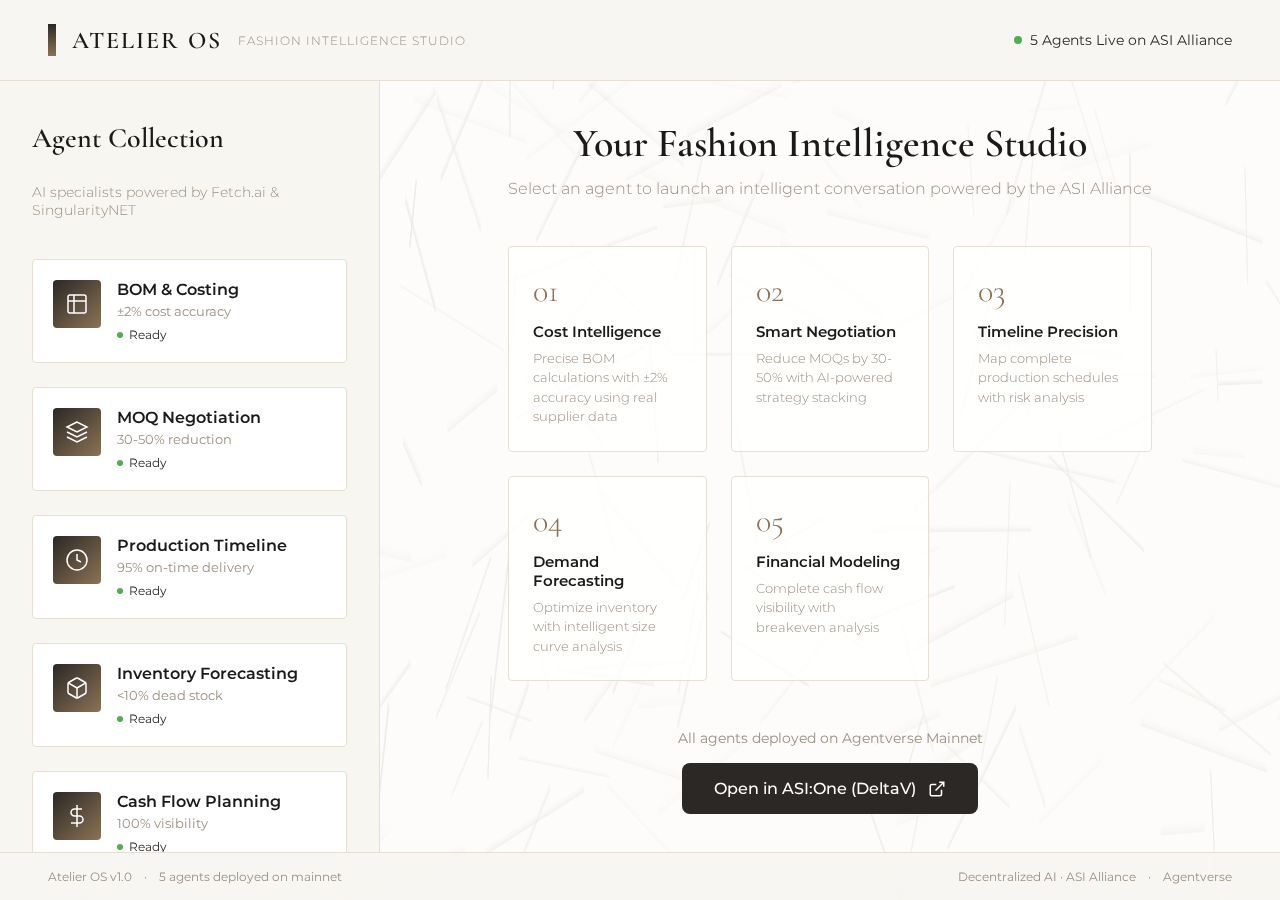
<file: frontend/index.html>
<!DOCTYPE html>
<html lang="en">
<head>
    <meta charset="UTF-8">
    <meta name="viewport" content="width=device-width, initial-scale=1.0">
    <title>Atelier OS · Fashion Intelligence Studio</title>
    <link rel="stylesheet" href="styles.css">
</head>
<body>
    <!-- Main Atelier Workspace -->
    <div class="atelier-container">
        <!-- Header Bar -->
        <header class="atelier-header">
            <div class="studio-brand">
                <div class="brand-mark"></div>
                <h1>ATELIER OS</h1>
                <span class="brand-tagline">Fashion Intelligence Studio</span>
            </div>
            <div class="studio-status">
                <div class="status-indicator live"></div>
                <span>5 Agents Live on ASI Alliance</span>
            </div>
        </header>

        <!-- Main Content Grid -->
        <div class="studio-grid">
            <!-- Left Panel: Agent Collection -->
            <aside class="agent-collection">
                <h2 class="collection-title">Agent Collection</h2>
                <p class="collection-subtitle">AI specialists powered by Fetch.ai & SingularityNET</p>

                <!-- Agent Cards -->
                <div class="agent-card" data-agent="1" data-address="agent1qtkc97vr85qv7quhn0z6g7sa4muyckmchkf504r6wv6mdpqre8g3gjmykj3">
                    <div class="agent-icon">
                        <svg viewBox="0 0 24 24" fill="none" stroke="currentColor" stroke-width="1.5">
                            <rect x="3" y="3" width="18" height="18" rx="2"/>
                            <path d="M3 9h18M9 3v18"/>
                        </svg>
                    </div>
                    <div class="agent-details">
                        <h3>BOM & Costing</h3>
                        <p>±2% cost accuracy</p>
                        <div class="agent-status">
                            <span class="status-dot"></span>
                            <span>Ready</span>
                        </div>
                    </div>
                </div>

                <div class="agent-card" data-agent="2" data-address="agent1qgpzkhllh269rlnk0eeall8vm7eljd790pfcytyjezrfgkz6p89f2wv385w">
                    <div class="agent-icon">
                        <svg viewBox="0 0 24 24" fill="none" stroke="currentColor" stroke-width="1.5">
                            <path d="M12 2L2 7l10 5 10-5-10-5z"/>
                            <path d="M2 17l10 5 10-5M2 12l10 5 10-5"/>
                        </svg>
                    </div>
                    <div class="agent-details">
                        <h3>MOQ Negotiation</h3>
                        <p>30-50% reduction</p>
                        <div class="agent-status">
                            <span class="status-dot"></span>
                            <span>Ready</span>
                        </div>
                    </div>
                </div>

                <div class="agent-card" data-agent="3" data-address="agent1q25ha9svq0telj3umkn5hpfjxwsvd2wqa9zj4ac2m8g6mfle33a750c04pa">
                    <div class="agent-icon">
                        <svg viewBox="0 0 24 24" fill="none" stroke="currentColor" stroke-width="1.5">
                            <circle cx="12" cy="12" r="10"/>
                            <path d="M12 6v6l4 2"/>
                        </svg>
                    </div>
                    <div class="agent-details">
                        <h3>Production Timeline</h3>
                        <p>95% on-time delivery</p>
                        <div class="agent-status">
                            <span class="status-dot"></span>
                            <span>Ready</span>
                        </div>
                    </div>
                </div>

                <div class="agent-card" data-agent="4" data-address="agent1q0ytwhm43g25cny75kd0vx774z2ytswu2rs6ru6vddthg9gh2f2fkm3yu5w">
                    <div class="agent-icon">
                        <svg viewBox="0 0 24 24" fill="none" stroke="currentColor" stroke-width="1.5">
                            <path d="M21 16V8a2 2 0 0 0-1-1.73l-7-4a2 2 0 0 0-2 0l-7 4A2 2 0 0 0 3 8v8a2 2 0 0 0 1 1.73l7 4a2 2 0 0 0 2 0l7-4A2 2 0 0 0 21 16z"/>
                            <path d="M3.27 6.96L12 12.01l8.73-5.05M12 22.08V12"/>
                        </svg>
                    </div>
                    <div class="agent-details">
                        <h3>Inventory Forecasting</h3>
                        <p>&lt;10% dead stock</p>
                        <div class="agent-status">
                            <span class="status-dot"></span>
                            <span>Ready</span>
                        </div>
                    </div>
                </div>

                <div class="agent-card" data-agent="5" data-address="agent1qffu0yhwwvzhsdhlsvm5zg9jzfpzjxt834gk80r79hv8wzfun0djqgakvyj">
                    <div class="agent-icon">
                        <svg viewBox="0 0 24 24" fill="none" stroke="currentColor" stroke-width="1.5">
                            <line x1="12" y1="1" x2="12" y2="23"/>
                            <path d="M17 5H9.5a3.5 3.5 0 0 0 0 7h5a3.5 3.5 0 0 1 0 7H6"/>
                        </svg>
                    </div>
                    <div class="agent-details">
                        <h3>Cash Flow Planning</h3>
                        <p>100% visibility</p>
                        <div class="agent-status">
                            <span class="status-dot"></span>
                            <span>Ready</span>
                        </div>
                    </div>
                </div>

                <!-- Tech Stack Info -->
                <div class="tech-stack">
                    <p class="tech-label">Powered by ASI Alliance</p>
                    <div class="tech-badges">
                        <span class="tech-badge">Fetch.ai uAgents</span>
                        <span class="tech-badge">SingularityNET MeTTa</span>
                        <span class="tech-badge">Agentverse Mainnet</span>
                    </div>
                </div>
            </aside>

            <!-- Right Panel: Agent Workspace -->
            <main class="agent-workspace">
                <!-- Welcome State -->
                <div class="welcome-screen" id="welcome-screen">
                    <div class="welcome-content">
                        <h2>Your Fashion Intelligence Studio</h2>
                        <p>Select an agent to launch an intelligent conversation powered by the ASI Alliance</p>

                        <div class="capabilities-grid">
                            <div class="capability-card">
                                <div class="capability-number">01</div>
                                <h4>Cost Intelligence</h4>
                                <p>Precise BOM calculations with ±2% accuracy using real supplier data</p>
                            </div>
                            <div class="capability-card">
                                <div class="capability-number">02</div>
                                <h4>Smart Negotiation</h4>
                                <p>Reduce MOQs by 30-50% with AI-powered strategy stacking</p>
                            </div>
                            <div class="capability-card">
                                <div class="capability-number">03</div>
                                <h4>Timeline Precision</h4>
                                <p>Map complete production schedules with risk analysis</p>
                            </div>
                            <div class="capability-card">
                                <div class="capability-number">04</div>
                                <h4>Demand Forecasting</h4>
                                <p>Optimize inventory with intelligent size curve analysis</p>
                            </div>
                            <div class="capability-card">
                                <div class="capability-number">05</div>
                                <h4>Financial Modeling</h4>
                                <p>Complete cash flow visibility with breakeven analysis</p>
                            </div>
                        </div>

                        <div class="welcome-cta">
                            <p class="cta-label">All agents deployed on Agentverse Mainnet</p>
                            <a href="https://deltav.agentverse.ai" target="_blank" class="cta-button">
                                Open in ASI:One (DeltaV)
                                <svg viewBox="0 0 24 24" fill="none" stroke="currentColor" stroke-width="2">
                                    <path d="M18 13v6a2 2 0 0 1-2 2H5a2 2 0 0 1-2-2V8a2 2 0 0 1 2-2h6"/>
                                    <path d="M15 3h6v6M10 14L21 3"/>
                                </svg>
                            </a>
                        </div>
                    </div>
                </div>

                <!-- Active Agent View -->
                <div class="active-workspace" id="active-workspace">
                    <div class="workspace-header">
                        <div class="workspace-title">
                            <h2 id="agent-name">Agent Name</h2>
                            <p id="agent-description">Agent description</p>
                            <p class="agent-address-label">Agent Address: <code id="agent-address">agent1q...</code></p>
                        </div>
                        <button class="close-workspace" id="close-workspace">
                            <svg viewBox="0 0 24 24" fill="none" stroke="currentColor" stroke-width="2">
                                <line x1="18" y1="6" x2="6" y2="18"/>
                                <line x1="6" y1="6" x2="18" y2="18"/>
                            </svg>
                        </button>
                    </div>

                    <!-- Chat Interface -->
                    <div class="chat-container">
                        <div class="chat-messages" id="chat-messages">
                            <!-- Messages will appear here -->
                        </div>

                        <div class="chat-input-container">
                            <textarea
                                id="chat-input"
                                placeholder="Ask your agent anything..."
                                rows="1"
                            ></textarea>
                            <button id="send-message" class="send-button">
                                <svg viewBox="0 0 24 24" fill="none" stroke="currentColor" stroke-width="2">
                                    <line x1="22" y1="2" x2="11" y2="13"/>
                                    <polygon points="22 2 15 22 11 13 2 9 22 2"/>
                                </svg>
                            </button>
                        </div>

                        <!-- Quick Actions -->
                        <div class="quick-actions" id="quick-actions">
                            <!-- Quick action buttons will be added here -->
                        </div>
                    </div>
                </div>
            </main>
        </div>

        <!-- Footer -->
        <footer class="atelier-footer">
            <div class="footer-info">
                <span>Atelier OS v1.0</span>
                <span>·</span>
                <span id="agent-count">5 agents deployed on mainnet</span>
            </div>
            <div class="footer-tech">
                <span>Decentralized AI · ASI Alliance</span>
                <span>·</span>
                <a href="https://agentverse.ai" target="_blank">Agentverse</a>
            </div>
        </footer>
    </div>

    <!-- Fabric Texture Background -->
    <canvas id="fabric-canvas"></canvas>

    <script src="script.js?v=2"></script>
</body>
</html>
</file>
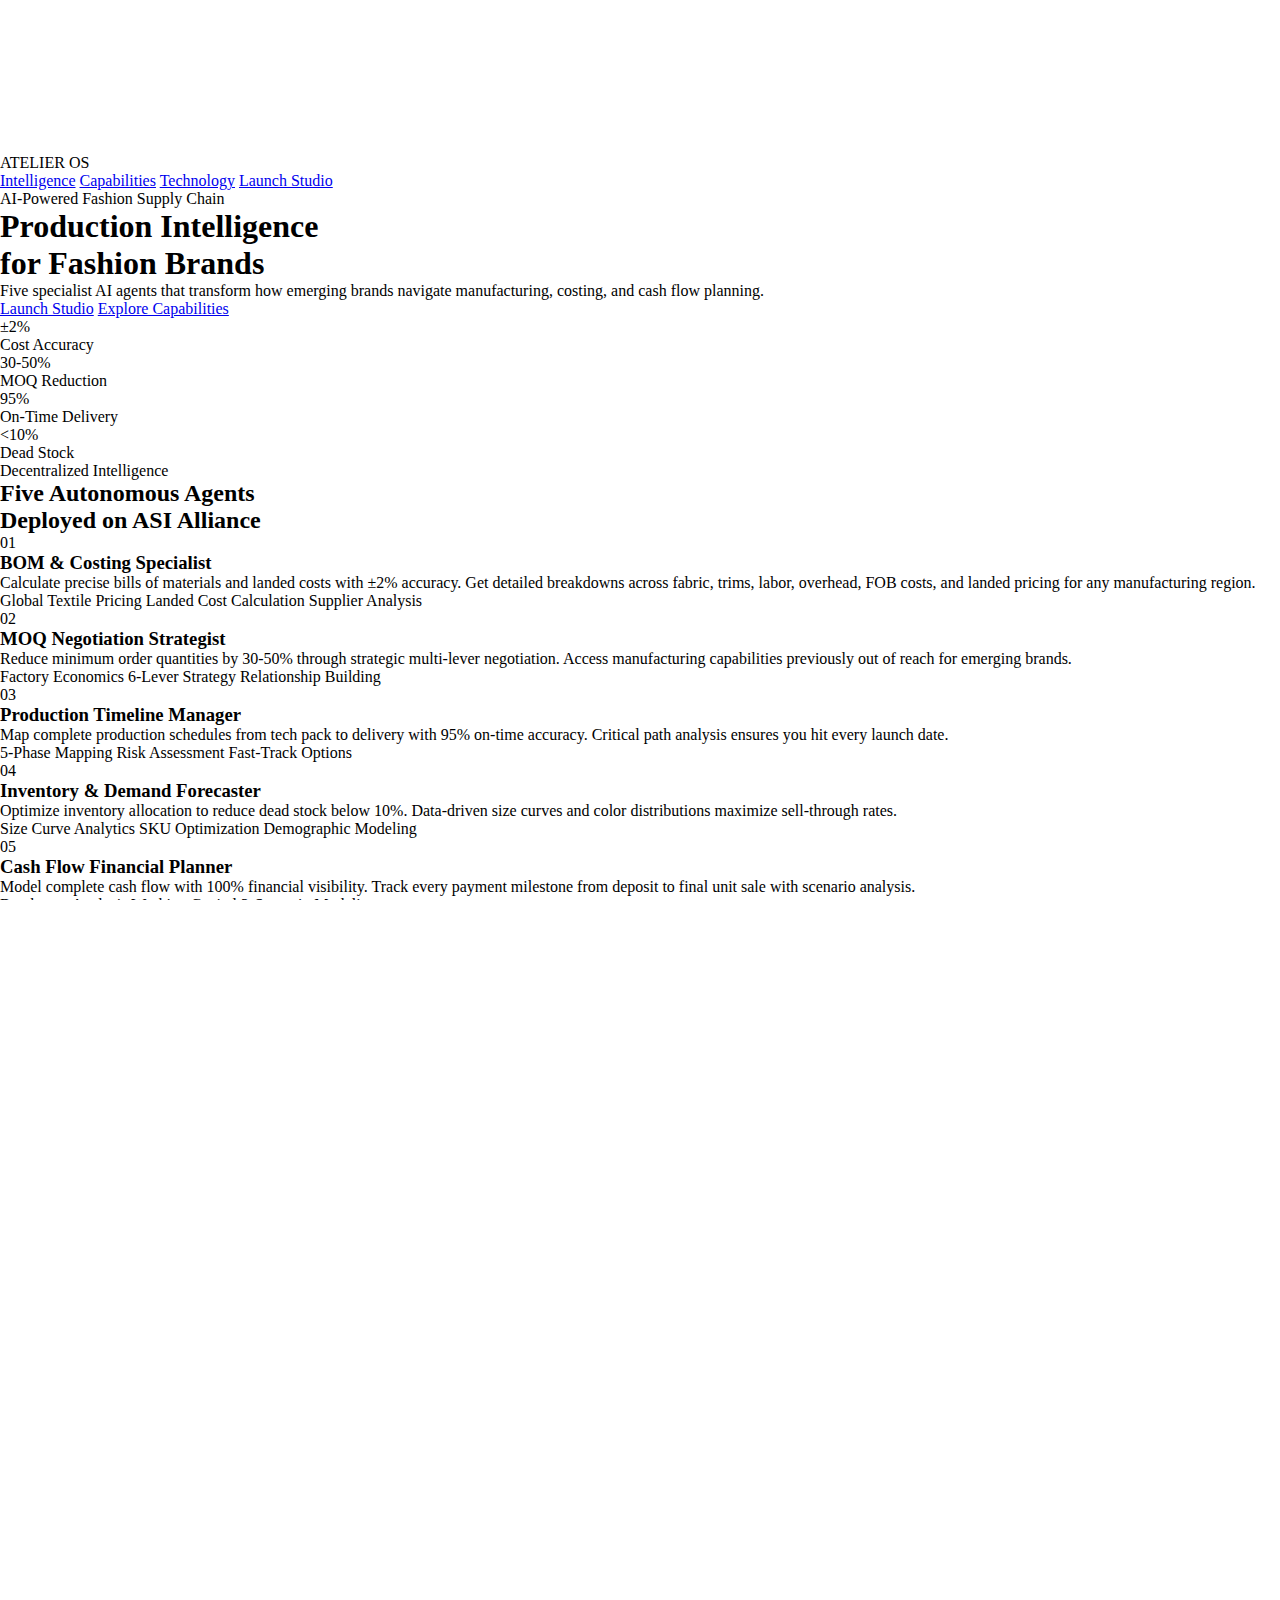
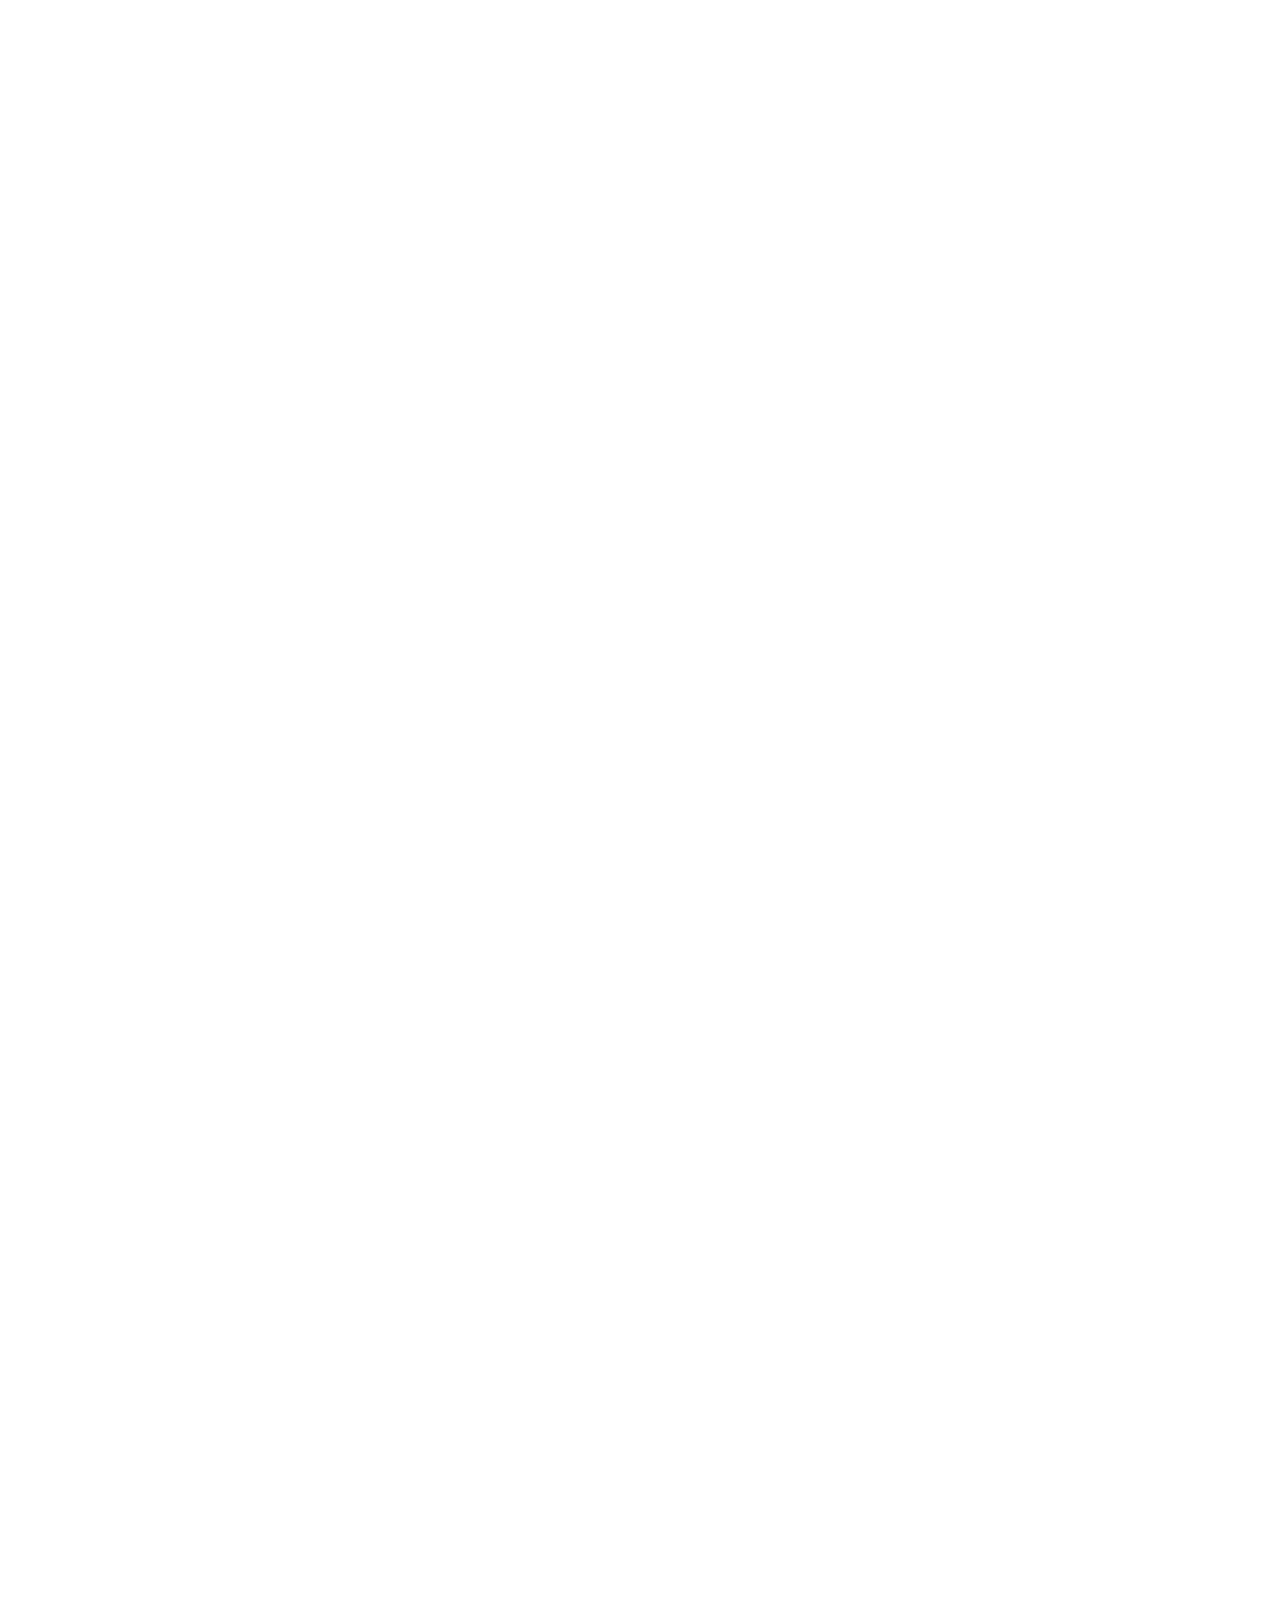
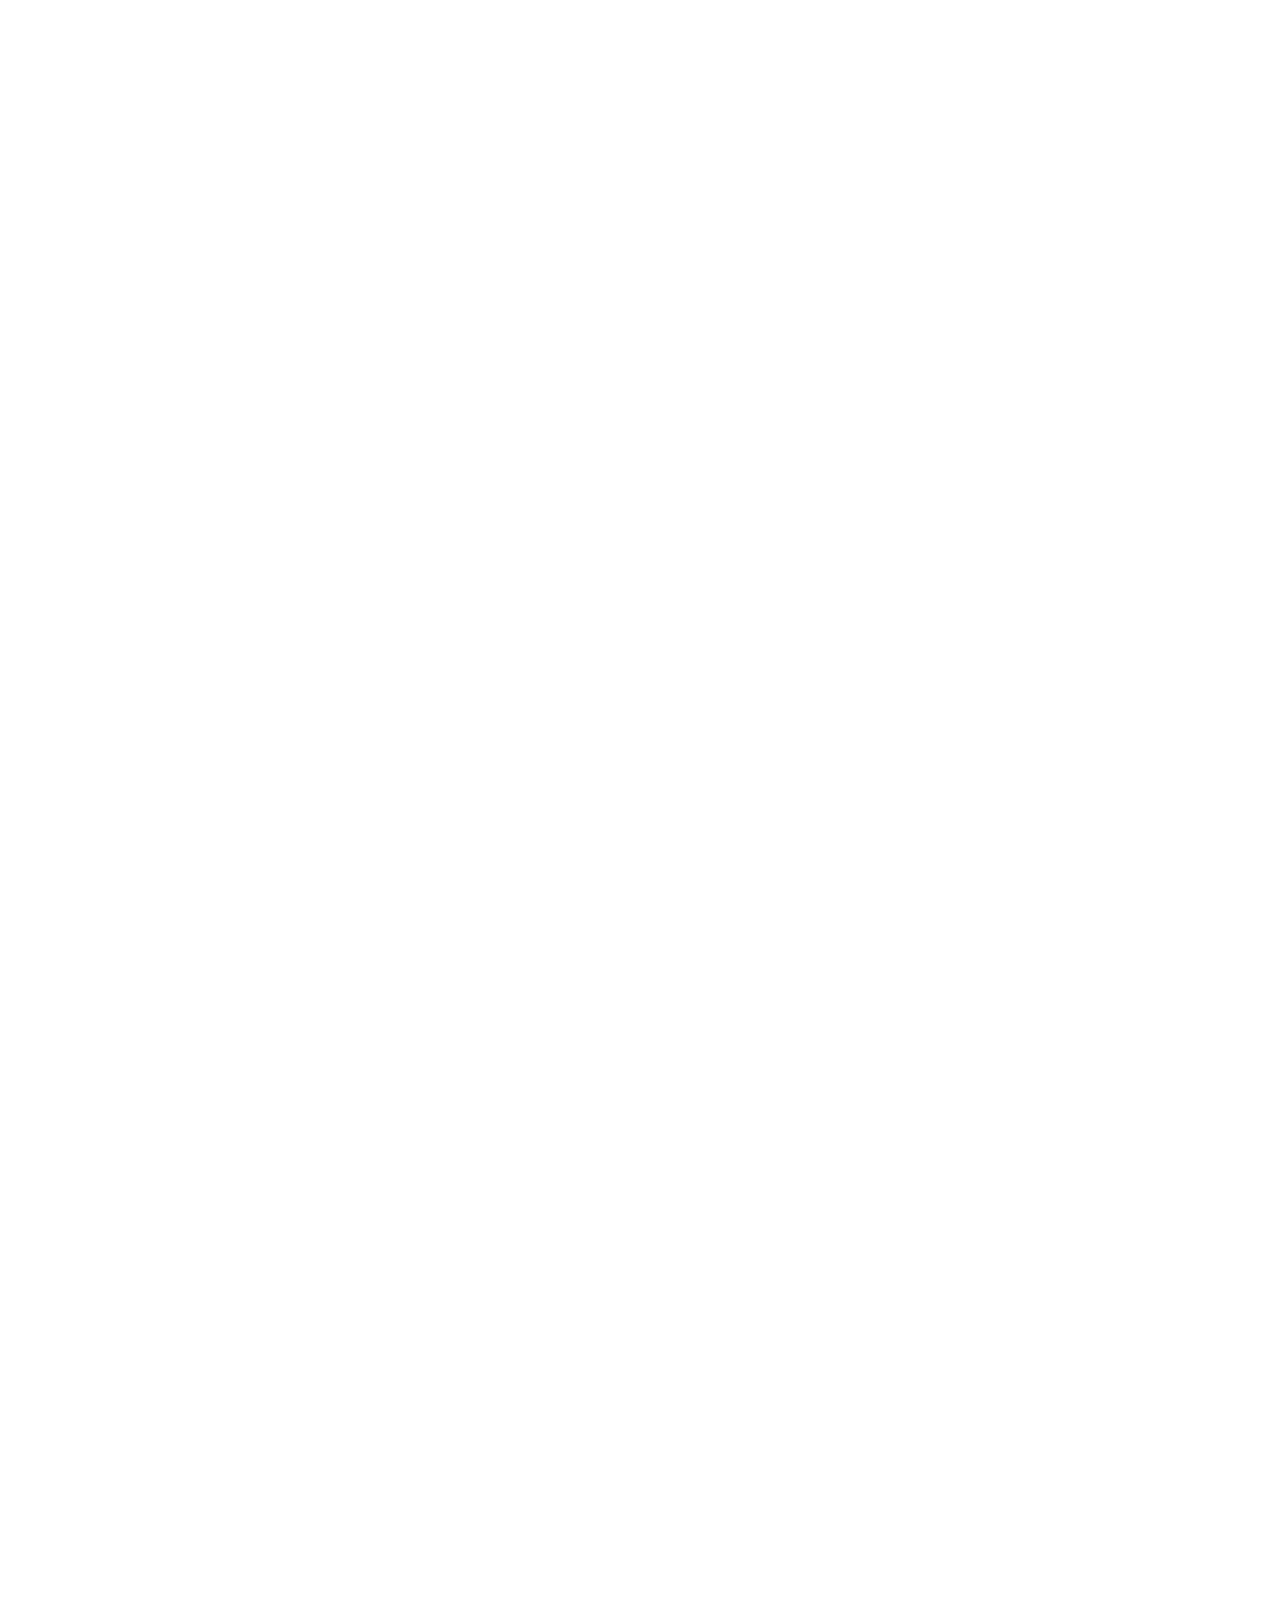
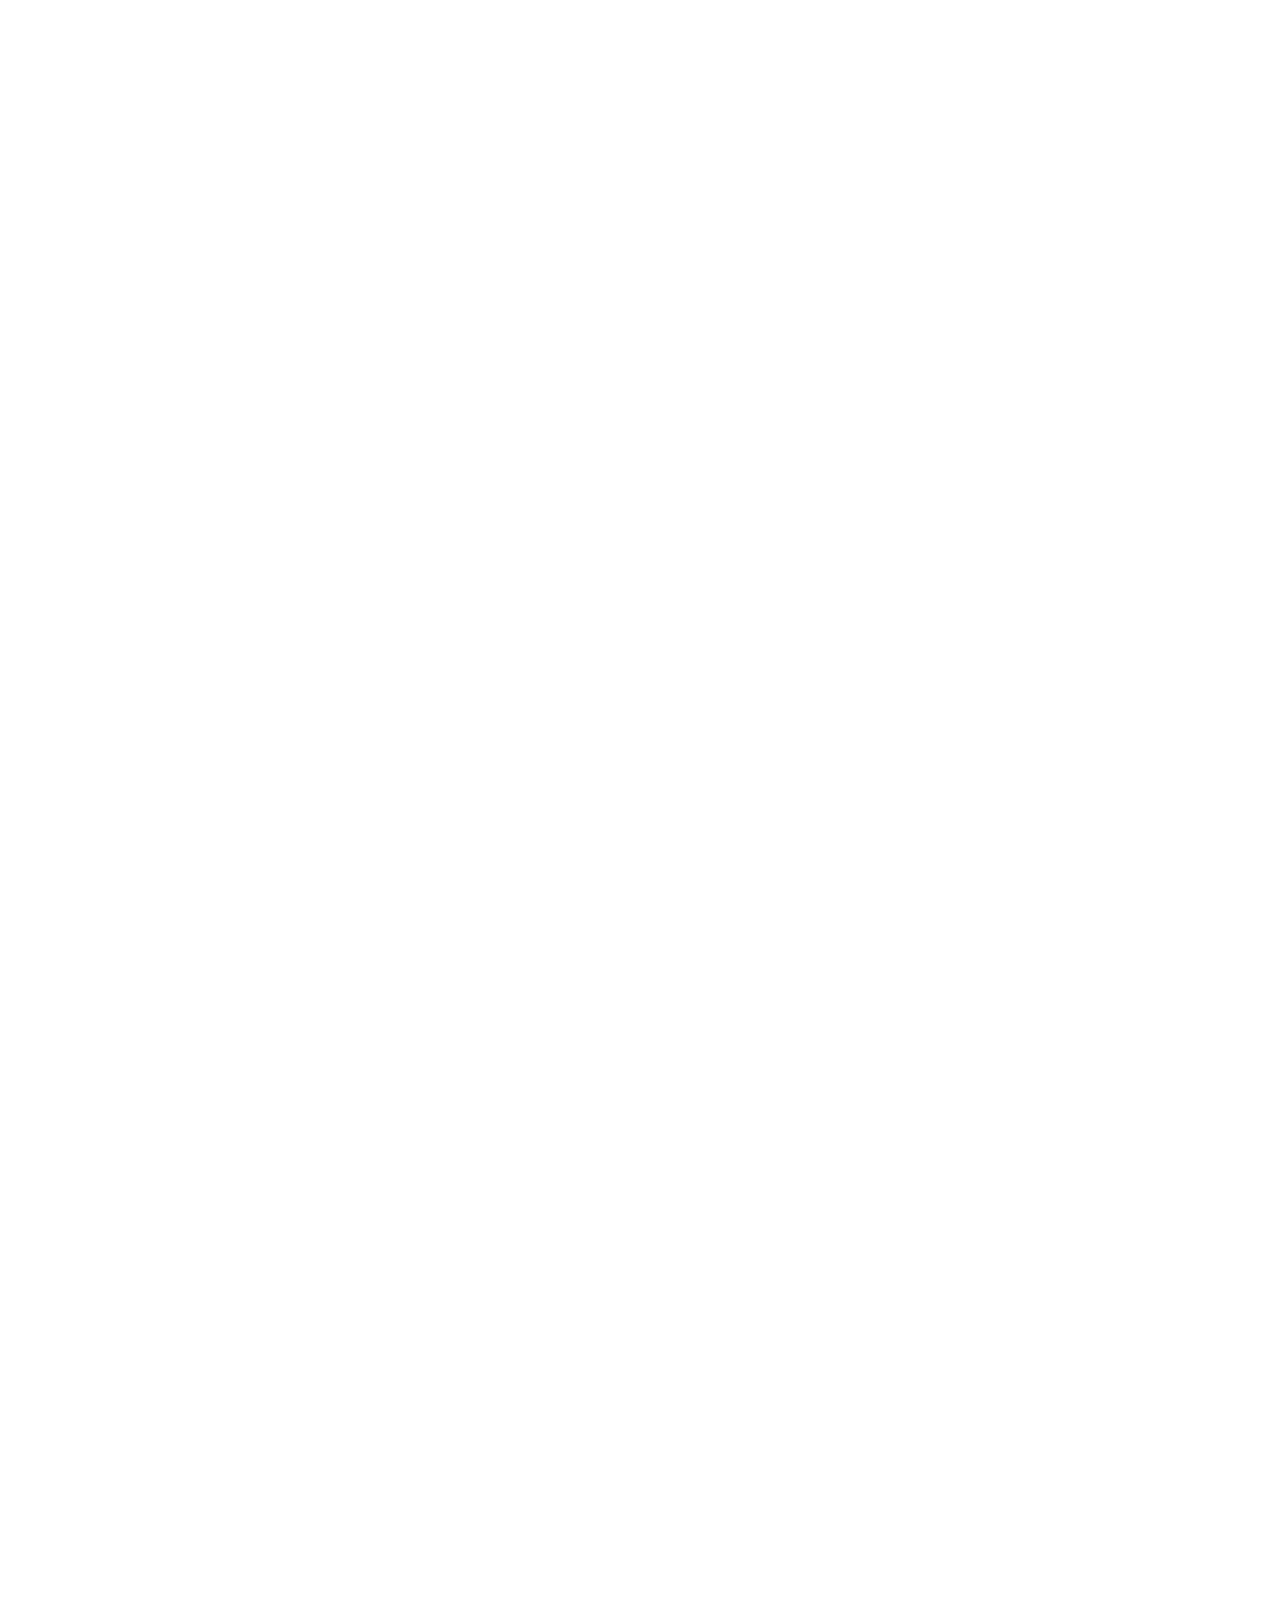
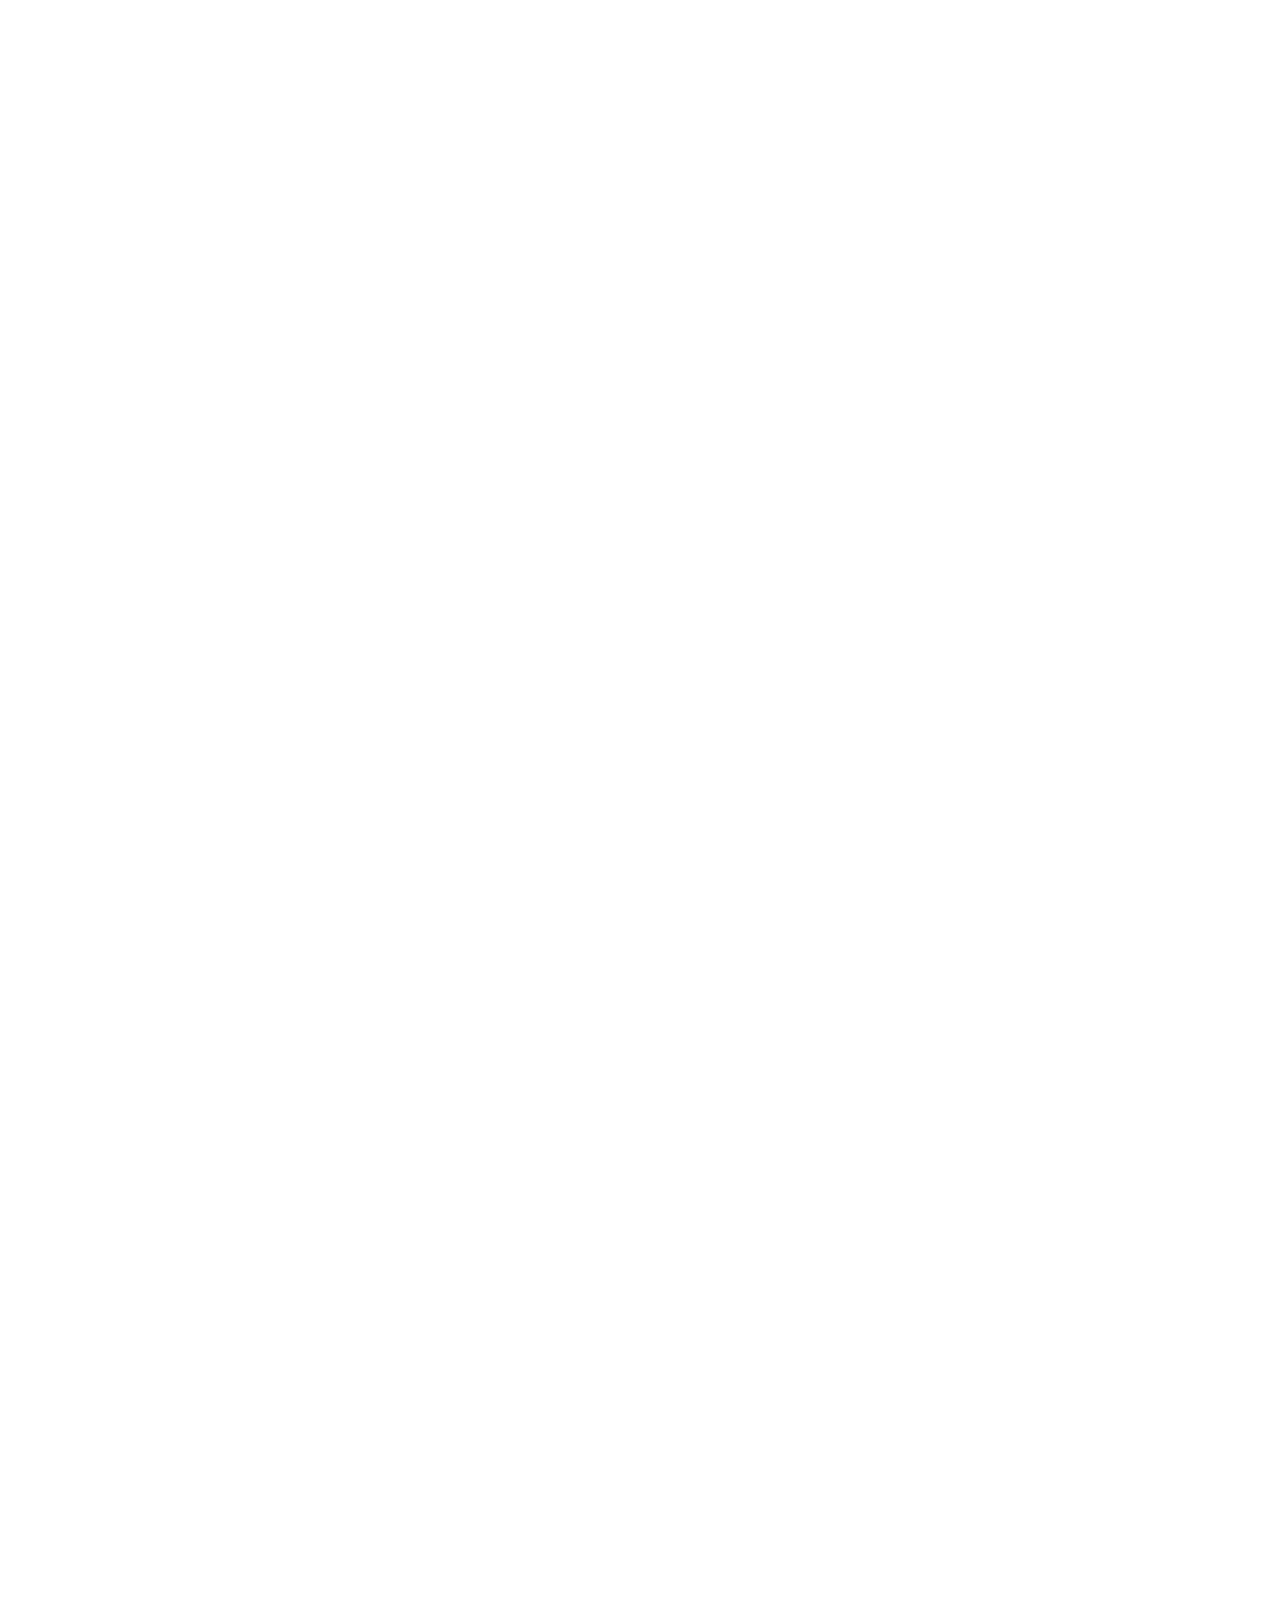
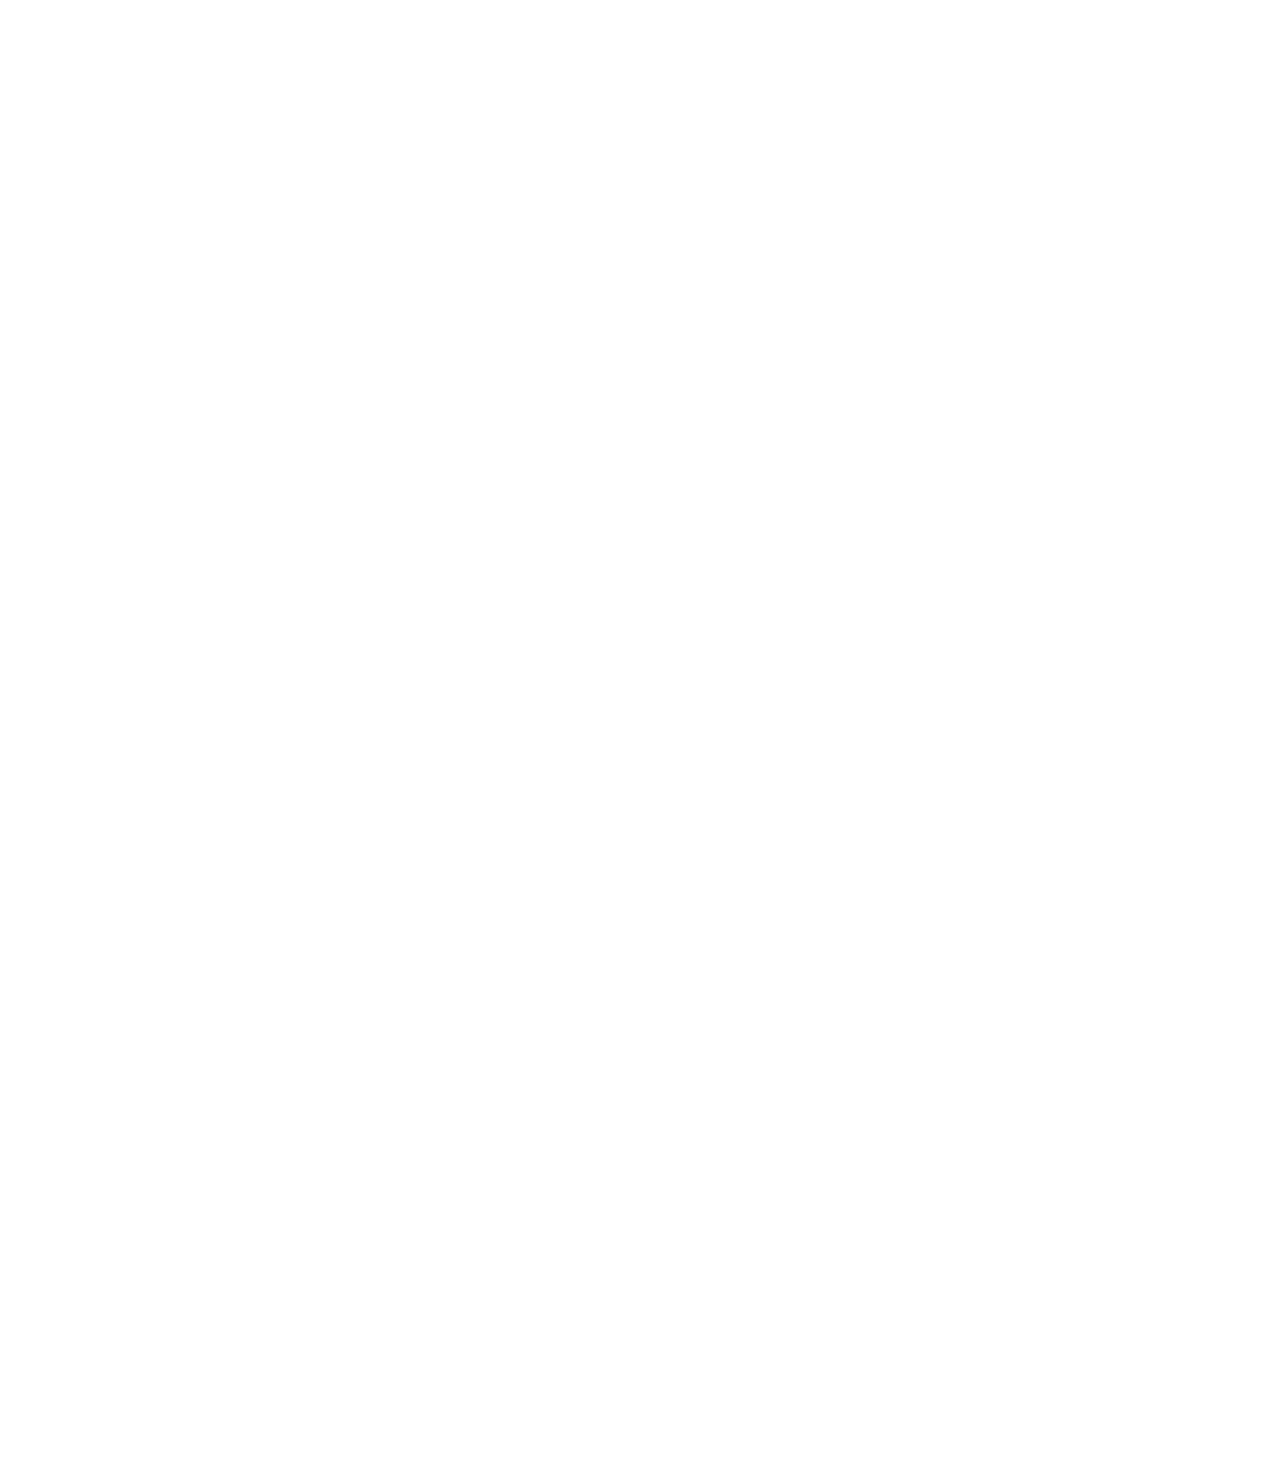
<file: frontend/landing.html>
<!DOCTYPE html>
<html lang="en">
<head>
    <meta charset="UTF-8">
    <meta name="viewport" content="width=device-width, initial-scale=1.0">
    <title>Atelier OS · Fashion Intelligence Platform</title>
    <link rel="stylesheet" href="landing-styles.css">
</head>
<body>
    <canvas id="fabric-canvas"></canvas>

    <nav class="nav">
        <div class="nav-brand">ATELIER OS</div>
        <div class="nav-links">
            <a href="#intelligence">Intelligence</a>
            <a href="#capabilities">Capabilities</a>
            <a href="#technology">Technology</a>
            <a href="index.html" class="nav-cta">Launch Studio</a>
        </div>
    </nav>

    <section class="hero">
        <div class="hero-content">
            <div class="hero-label">AI-Powered Fashion Supply Chain</div>
            <h1 class="hero-title">Production Intelligence<br/>for Fashion Brands</h1>
            <p class="hero-description">Five specialist AI agents that transform how emerging brands navigate manufacturing, costing, and cash flow planning.</p>
            <div class="hero-actions">
                <a href="index.html" class="btn-primary">Launch Studio</a>
                <a href="#capabilities" class="btn-secondary">Explore Capabilities</a>
            </div>
            <div class="hero-stats">
                <div class="stat">
                    <div class="stat-value">±2%</div>
                    <div class="stat-label">Cost Accuracy</div>
                </div>
                <div class="stat">
                    <div class="stat-value">30-50%</div>
                    <div class="stat-label">MOQ Reduction</div>
                </div>
                <div class="stat">
                    <div class="stat-value">95%</div>
                    <div class="stat-label">On-Time Delivery</div>
                </div>
                <div class="stat">
                    <div class="stat-value">&lt;10%</div>
                    <div class="stat-label">Dead Stock</div>
                </div>
            </div>
        </div>
    </section>

    <section class="intelligence" id="intelligence">
        <div class="section-header">
            <div class="section-label">Decentralized Intelligence</div>
            <h2>Five Autonomous Agents<br/>Deployed on ASI Alliance</h2>
        </div>
        <div class="agent-grid">
            <div class="agent-showcase">
                <div class="agent-number">01</div>
                <h3>BOM & Costing Specialist</h3>
                <p>Calculate precise bills of materials and landed costs with ±2% accuracy. Get detailed breakdowns across fabric, trims, labor, overhead, FOB costs, and landed pricing for any manufacturing region.</p>
                <div class="agent-tags">
                    <span class="tag">Global Textile Pricing</span>
                    <span class="tag">Landed Cost Calculation</span>
                    <span class="tag">Supplier Analysis</span>
                </div>
            </div>
            <div class="agent-showcase">
                <div class="agent-number">02</div>
                <h3>MOQ Negotiation Strategist</h3>
                <p>Reduce minimum order quantities by 30-50% through strategic multi-lever negotiation. Access manufacturing capabilities previously out of reach for emerging brands.</p>
                <div class="agent-tags">
                    <span class="tag">Factory Economics</span>
                    <span class="tag">6-Lever Strategy</span>
                    <span class="tag">Relationship Building</span>
                </div>
            </div>
            <div class="agent-showcase">
                <div class="agent-number">03</div>
                <h3>Production Timeline Manager</h3>
                <p>Map complete production schedules from tech pack to delivery with 95% on-time accuracy. Critical path analysis ensures you hit every launch date.</p>
                <div class="agent-tags">
                    <span class="tag">5-Phase Mapping</span>
                    <span class="tag">Risk Assessment</span>
                    <span class="tag">Fast-Track Options</span>
                </div>
            </div>
            <div class="agent-showcase">
                <div class="agent-number">04</div>
                <h3>Inventory & Demand Forecaster</h3>
                <p>Optimize inventory allocation to reduce dead stock below 10%. Data-driven size curves and color distributions maximize sell-through rates.</p>
                <div class="agent-tags">
                    <span class="tag">Size Curve Analytics</span>
                    <span class="tag">SKU Optimization</span>
                    <span class="tag">Demographic Modeling</span>
                </div>
            </div>
            <div class="agent-showcase">
                <div class="agent-number">05</div>
                <h3>Cash Flow Financial Planner</h3>
                <p>Model complete cash flow with 100% financial visibility. Track every payment milestone from deposit to final unit sale with scenario analysis.</p>
                <div class="agent-tags">
                    <span class="tag">Breakeven Analysis</span>
                    <span class="tag">Working Capital</span>
                    <span class="tag">3-Scenario Modeling</span>
                </div>
            </div>
        </div>
    </section>

    <section class="capabilities" id="capabilities">
        <div class="section-header">
            <div class="section-label">Production Capabilities</div>
            <h2>End-to-End Supply Chain Intelligence</h2>
        </div>
        <div class="capabilities-grid">
            <div class="capability">
                <div class="capability-icon">
                    <svg viewBox="0 0 24 24" fill="none" stroke="currentColor" stroke-width="1.5">
                        <rect x="3" y="3" width="18" height="18" rx="2"/>
                        <path d="M3 9h18M9 3v18"/>
                    </svg>
                </div>
                <h4>Precise Costing</h4>
                <p>Line-item BOM breakdowns with fabric consumption, trim pricing, labor SAM calculations, and complete landed cost modeling across 7+ manufacturing regions.</p>
            </div>
            <div class="capability">
                <div class="capability-icon">
                    <svg viewBox="0 0 24 24" fill="none" stroke="currentColor" stroke-width="1.5">
                        <path d="M12 2L2 7l10 5 10-5-10-5z"/>
                        <path d="M2 17l10 5 10-5M2 12l10 5 10-5"/>
                    </svg>
                </div>
                <h4>MOQ Strategy</h4>
                <p>Multi-style commitment, off-peak timing, prepayment leverage, long-term signaling, simplification tactics, and sample order positioning.</p>
            </div>
            <div class="capability">
                <div class="capability-icon">
                    <svg viewBox="0 0 24 24" fill="none" stroke="currentColor" stroke-width="1.5">
                        <circle cx="12" cy="12" r="10"/>
                        <path d="M12 6v6l4 2"/>
                    </svg>
                </div>
                <h4>Timeline Precision</h4>
                <p>Design & development, sampling iterations, pre-production prep, bulk manufacturing, and complete logistics with customs clearance forecasting.</p>
            </div>
            <div class="capability">
                <div class="capability-icon">
                    <svg viewBox="0 0 24 24" fill="none" stroke="currentColor" stroke-width="1.5">
                        <path d="M21 16V8a2 2 0 0 0-1-1.73l-7-4a2 2 0 0 0-2 0l-7 4A2 2 0 0 0 3 8v8a2 2 0 0 0 1 1.73l7 4a2 2 0 0 0 2 0l7-4A2 2 0 0 0 21 16z"/>
                        <path d="M3.27 6.96L12 12.01l8.73-5.05M12 22.08V12"/>
                    </svg>
                </div>
                <h4>Smart Allocation</h4>
                <p>Demographic-based size curves for urban, suburban, athletic, and streetwear fits. Core neutral vs fashion color optimization with SKU complexity warnings.</p>
            </div>
            <div class="capability">
                <div class="capability-icon">
                    <svg viewBox="0 0 24 24" fill="none" stroke="currentColor" stroke-width="1.5">
                        <line x1="12" y1="1" x2="12" y2="23"/>
                        <path d="M17 5H9.5a3.5 3.5 0 0 0 0 7h5a3.5 3.5 0 0 1 0 7H6"/>
                    </svg>
                </div>
                <h4>Cash Flow Modeling</h4>
                <p>Payment milestone tracking, DTC vs wholesale collection timing, working capital gap analysis, and best/base/worst scenario projections.</p>
            </div>
            <div class="capability">
                <div class="capability-icon">
                    <svg viewBox="0 0 24 24" fill="none" stroke="currentColor" stroke-width="1.5">
                        <path d="M12 2v20M2 12h20"/>
                    </svg>
                </div>
                <h4>Global Network</h4>
                <p>China, India, Bangladesh, Vietnam, Portugal, Turkey, Mexico manufacturing knowledge with region-specific labor rates, lead times, and quality standards.</p>
            </div>
        </div>
    </section>

    <section class="technology" id="technology">
        <div class="section-header">
            <div class="section-label">Decentralized Infrastructure</div>
            <h2>Built on ASI Alliance</h2>
        </div>
        <div class="tech-content">
            <div class="tech-text">
                <h3>Autonomous Agent Architecture</h3>
                <p>All five agents are deployed on Agentverse mainnet, utilizing Fetch.ai's uAgents framework for decentralized AI operations. Each agent operates autonomously while maintaining secure communication protocols.</p>
                <div class="tech-stack">
                    <div class="tech-item">
                        <div class="tech-name">Fetch.ai uAgents</div>
                        <div class="tech-desc">Autonomous agent framework</div>
                    </div>
                    <div class="tech-item">
                        <div class="tech-name">SingularityNET MeTTa</div>
                        <div class="tech-desc">Symbolic reasoning integration</div>
                    </div>
                    <div class="tech-item">
                        <div class="tech-name">ASI:One API</div>
                        <div class="tech-desc">Chat completions interface</div>
                    </div>
                    <div class="tech-item">
                        <div class="tech-name">Agentverse Mainnet</div>
                        <div class="tech-desc">Production deployment</div>
                    </div>
                </div>
            </div>
            <div class="tech-visual">
                <div class="agent-network">
                    <div class="network-node">BOM & Costing</div>
                    <div class="network-node">MOQ Negotiation</div>
                    <div class="network-node">Production Timeline</div>
                    <div class="network-node">Inventory Forecasting</div>
                    <div class="network-node">Cash Flow Planning</div>
                    <div class="network-center">ASI Alliance</div>
                </div>
            </div>
        </div>
    </section>

    <section class="cta-section">
        <div class="cta-content">
            <h2>Start Building with Intelligence</h2>
            <p>Join emerging fashion brands using AI agents to navigate production complexity</p>
            <a href="index.html" class="btn-primary-large">Launch Atelier Studio</a>
            <div class="cta-note">5 agents deployed · Mainnet ready · No account required</div>
        </div>
    </section>

    <footer class="footer">
        <div class="footer-content">
            <div class="footer-brand">
                <div class="footer-logo">ATELIER OS</div>
                <p>AI-powered fashion supply chain intelligence</p>
            </div>
            <div class="footer-links">
                <div class="footer-column">
                    <h4>Platform</h4>
                    <a href="index.html">Launch Studio</a>
                    <a href="#intelligence">Agents</a>
                    <a href="#capabilities">Capabilities</a>
                </div>
                <div class="footer-column">
                    <h4>Technology</h4>
                    <a href="https://fetch.ai" target="_blank">Fetch.ai</a>
                    <a href="https://singularitynet.io" target="_blank">SingularityNET</a>
                    <a href="https://agentverse.ai" target="_blank">Agentverse</a>
                </div>
                <div class="footer-column">
                    <h4>Resources</h4>
                    <a href="https://deltav.agentverse.ai" target="_blank">DeltaV Chat</a>
                    <a href="#technology">ASI Alliance</a>
                </div>
            </div>
        </div>
        <div class="footer-bottom">
            <span>Atelier OS v1.0</span>
            <span>·</span>
            <span>Decentralized AI for Fashion</span>
        </div>
    </footer>

    <script src="landing.js"></script>
</body>
</html>
</file>
<file: frontend/styles.css>
@import url('https://fonts.googleapis.com/css2?family=Cormorant+Garamond:wght@300;400;600;700&family=Montserrat:wght@200;300;400;500;600&display=swap');

* {
    margin: 0;
    padding: 0;
    box-sizing: border-box;
}

:root {
    --cream: #F8F6F1;
    --charcoal: #2B2826;
    --stone: #9B8F82;
    --sand: #D4C5B2;
    --ink: #1A1A1A;
    --accent: #8B7355;
    --border: #E5DFD5;
}

body {
    font-family: 'Montserrat', sans-serif;
    background: var(--cream);
    color: var(--charcoal);
    overflow: hidden;
    height: 100vh;
}

/* Fabric Canvas Background */
#fabric-canvas {
    position: fixed;
    top: 0;
    left: 0;
    width: 100%;
    height: 100%;
    z-index: 0;
    opacity: 0.4;
}

/* Main Container */
.atelier-container {
    position: relative;
    z-index: 1;
    width: 100%;
    height: 100vh;
    display: flex;
    flex-direction: column;
}

/* Header */
.atelier-header {
    display: flex;
    justify-content: space-between;
    align-items: center;
    padding: 1.5rem 3rem;
    border-bottom: 1px solid var(--border);
    background: rgba(248, 246, 241, 0.95);
    backdrop-filter: blur(10px);
}

.studio-brand {
    display: flex;
    align-items: center;
    gap: 1rem;
}

.brand-mark {
    width: 8px;
    height: 32px;
    background: linear-gradient(180deg, var(--charcoal) 0%, var(--accent) 100%);
}

.studio-brand h1 {
    font-family: 'Cormorant Garamond', serif;
    font-size: 1.5rem;
    font-weight: 600;
    letter-spacing: 2px;
    color: var(--ink);
}

.brand-tagline {
    font-size: 0.75rem;
    font-weight: 300;
    letter-spacing: 1px;
    color: var(--stone);
    text-transform: uppercase;
}

.studio-status {
    display: flex;
    align-items: center;
    gap: 0.5rem;
    font-size: 0.875rem;
    color: var(--charcoal);
}

.status-indicator {
    width: 8px;
    height: 8px;
    border-radius: 50%;
    background: #4CAF50;
    animation: pulse 2s infinite;
}

@keyframes pulse {
    0%, 100% { opacity: 1; }
    50% { opacity: 0.5; }
}

/* Main Grid */
.studio-grid {
    display: grid;
    grid-template-columns: 380px 1fr;
    flex: 1;
    overflow: hidden;
}

/* Agent Collection (Left Panel) */
.agent-collection {
    background: rgba(248, 246, 241, 0.98);
    border-right: 1px solid var(--border);
    padding: 2.5rem 2rem;
    overflow-y: auto;
    display: flex;
    flex-direction: column;
    gap: 1.5rem;
}

.collection-title {
    font-family: 'Cormorant Garamond', serif;
    font-size: 1.75rem;
    font-weight: 600;
    color: var(--ink);
    margin-bottom: 0.25rem;
}

.collection-subtitle {
    font-size: 0.875rem;
    color: var(--stone);
    font-weight: 300;
    margin-bottom: 1rem;
}

/* Agent Cards */
.agent-card {
    display: flex;
    align-items: flex-start;
    gap: 1rem;
    padding: 1.25rem;
    background: #FFFFFF;
    border: 1px solid var(--border);
    border-radius: 4px;
    cursor: pointer;
    transition: all 0.3s ease;
}

.agent-card:hover {
    border-color: var(--accent);
    box-shadow: 0 4px 20px rgba(139, 115, 85, 0.1);
    transform: translateX(4px);
}

.agent-card.active {
    border-color: var(--accent);
    background: linear-gradient(135deg, #FFFFFF 0%, #F8F6F1 100%);
}

.agent-icon {
    width: 48px;
    height: 48px;
    display: flex;
    align-items: center;
    justify-content: center;
    background: linear-gradient(135deg, var(--charcoal) 0%, var(--accent) 100%);
    border-radius: 4px;
    color: #FFFFFF;
    flex-shrink: 0;
}

.agent-icon svg {
    width: 24px;
    height: 24px;
}

.agent-details {
    flex: 1;
}

.agent-details h3 {
    font-size: 1rem;
    font-weight: 600;
    color: var(--ink);
    margin-bottom: 0.25rem;
}

.agent-details p {
    font-size: 0.8125rem;
    color: var(--stone);
    font-weight: 400;
    margin-bottom: 0.5rem;
}

.agent-status {
    display: flex;
    align-items: center;
    gap: 0.375rem;
    font-size: 0.75rem;
    color: var(--charcoal);
}

.status-dot {
    width: 6px;
    height: 6px;
    background: #4CAF50;
    border-radius: 50%;
}

/* Tech Stack */
.tech-stack {
    margin-top: auto;
    padding-top: 2rem;
    border-top: 1px solid var(--border);
}

.tech-label {
    font-size: 0.6875rem;
    text-transform: uppercase;
    letter-spacing: 1px;
    color: var(--stone);
    margin-bottom: 0.75rem;
}

.tech-badges {
    display: flex;
    flex-direction: column;
    gap: 0.5rem;
}

.tech-badge {
    font-size: 0.75rem;
    padding: 0.5rem 0.75rem;
    background: #FFFFFF;
    border: 1px solid var(--border);
    border-radius: 3px;
    color: var(--charcoal);
    font-weight: 500;
}

/* Agent Workspace (Right Panel) */
.agent-workspace {
    position: relative;
    background: rgba(255, 255, 255, 0.5);
    overflow: hidden;
}

/* Welcome Screen */
.welcome-screen {
    position: absolute;
    inset: 0;
    display: flex;
    align-items: center;
    justify-content: center;
    padding: 4rem;
    opacity: 1;
    transition: opacity 0.4s ease;
}

.welcome-screen.hidden {
    opacity: 0;
    pointer-events: none;
}

.welcome-content {
    max-width: 900px;
    text-align: center;
}

.welcome-content h2 {
    font-family: 'Cormorant Garamond', serif;
    font-size: 2.5rem;
    font-weight: 600;
    color: var(--ink);
    margin-bottom: 0.75rem;
}

.welcome-content > p {
    font-size: 1rem;
    color: var(--stone);
    font-weight: 300;
    margin-bottom: 3rem;
}

.capabilities-grid {
    display: grid;
    grid-template-columns: repeat(auto-fit, minmax(180px, 1fr));
    gap: 1.5rem;
}

.capability-card {
    padding: 1.5rem;
    background: rgba(255, 255, 255, 0.8);
    border: 1px solid var(--border);
    border-radius: 4px;
    text-align: left;
}

.capability-number {
    font-family: 'Cormorant Garamond', serif;
    font-size: 2rem;
    font-weight: 300;
    color: var(--accent);
    margin-bottom: 0.75rem;
}

.capability-card h4 {
    font-size: 0.9375rem;
    font-weight: 600;
    color: var(--ink);
    margin-bottom: 0.5rem;
}

.capability-card p {
    font-size: 0.8125rem;
    color: var(--stone);
    font-weight: 300;
    line-height: 1.5;
}

/* Active Workspace */
.active-workspace {
    position: absolute;
    inset: 0;
    display: flex;
    flex-direction: column;
    opacity: 0;
    pointer-events: none;
    transition: opacity 0.4s ease;
}

.active-workspace.visible {
    opacity: 1;
    pointer-events: all;
}

.workspace-header {
    display: flex;
    justify-content: space-between;
    align-items: flex-start;
    padding: 2.5rem 3rem;
    border-bottom: 1px solid var(--border);
    background: rgba(248, 246, 241, 0.95);
}

.workspace-title h2 {
    font-family: 'Cormorant Garamond', serif;
    font-size: 1.75rem;
    font-weight: 600;
    color: var(--ink);
    margin-bottom: 0.25rem;
}

.workspace-title p {
    font-size: 0.875rem;
    color: var(--stone);
    font-weight: 300;
}

.close-workspace {
    width: 36px;
    height: 36px;
    display: flex;
    align-items: center;
    justify-content: center;
    background: transparent;
    border: 1px solid var(--border);
    border-radius: 4px;
    cursor: pointer;
    transition: all 0.2s ease;
    color: var(--charcoal);
}

.close-workspace:hover {
    background: var(--charcoal);
    border-color: var(--charcoal);
    color: #FFFFFF;
}

.close-workspace svg {
    width: 18px;
    height: 18px;
}

/* Chat Container */
.chat-container {
    flex: 1;
    display: flex;
    flex-direction: column;
    padding: 2rem 3rem;
    overflow: hidden;
}

.chat-messages {
    flex: 1;
    overflow-y: auto;
    margin-bottom: 1.5rem;
    display: flex;
    flex-direction: column;
    gap: 1rem;
}

/* Message Styles */
.message {
    display: flex;
    flex-direction: column;
    gap: 0.5rem;
    max-width: 85%;
}

.message.user {
    align-self: flex-end;
    align-items: flex-end;
}

.message.agent {
    align-self: flex-start;
    align-items: flex-start;
}

.message-label {
    font-size: 0.75rem;
    color: var(--stone);
    font-weight: 500;
    text-transform: uppercase;
    letter-spacing: 0.5px;
}

.message-content {
    padding: 1rem 1.25rem;
    border-radius: 8px;
    font-size: 0.9375rem;
    line-height: 1.6;
    white-space: pre-wrap;
    font-family: 'Courier New', monospace;
}

.message.user .message-content {
    background: var(--charcoal);
    color: #FFFFFF;
}

.message.agent .message-content {
    background: rgba(255, 255, 255, 0.9);
    border: 1px solid var(--border);
    color: var(--charcoal);
}

.message-content.loading {
    display: flex;
    align-items: center;
    gap: 0.5rem;
}

.loading-dots {
    display: flex;
    gap: 0.25rem;
}

.loading-dots span {
    width: 6px;
    height: 6px;
    background: var(--stone);
    border-radius: 50%;
    animation: bounce 1.4s infinite ease-in-out;
}

.loading-dots span:nth-child(1) { animation-delay: -0.32s; }
.loading-dots span:nth-child(2) { animation-delay: -0.16s; }

@keyframes bounce {
    0%, 80%, 100% { transform: scale(0); }
    40% { transform: scale(1); }
}

/* Chat Input */
.chat-input-container {
    display: flex;
    gap: 0.75rem;
    margin-bottom: 1rem;
}

#chat-input {
    flex: 1;
    padding: 1rem 1.25rem;
    border: 1px solid var(--border);
    border-radius: 8px;
    font-family: 'Montserrat', sans-serif;
    font-size: 0.9375rem;
    color: var(--charcoal);
    background: rgba(255, 255, 255, 0.9);
    resize: none;
    max-height: 120px;
    transition: all 0.2s ease;
}

#chat-input:focus {
    outline: none;
    border-color: var(--accent);
    box-shadow: 0 0 0 3px rgba(139, 115, 85, 0.1);
}

.send-button {
    width: 48px;
    height: 48px;
    display: flex;
    align-items: center;
    justify-content: center;
    background: var(--charcoal);
    border: none;
    border-radius: 8px;
    cursor: pointer;
    transition: all 0.2s ease;
    color: #FFFFFF;
}

.send-button:hover {
    background: var(--accent);
    transform: translateY(-2px);
    box-shadow: 0 4px 12px rgba(139, 115, 85, 0.3);
}

.send-button:disabled {
    opacity: 0.5;
    cursor: not-allowed;
    transform: none;
}

.send-button svg {
    width: 20px;
    height: 20px;
}

/* Quick Actions */
.quick-actions {
    display: flex;
    flex-wrap: wrap;
    gap: 0.5rem;
}

.quick-action-btn {
    padding: 0.5rem 0.875rem;
    background: rgba(255, 255, 255, 0.9);
    border: 1px solid var(--border);
    border-radius: 6px;
    font-size: 0.8125rem;
    color: var(--charcoal);
    cursor: pointer;
    transition: all 0.2s ease;
    font-family: 'Montserrat', sans-serif;
}

.quick-action-btn:hover {
    border-color: var(--accent);
    background: var(--accent);
    color: #FFFFFF;
}

/* Welcome CTA */
.welcome-cta {
    margin-top: 3rem;
    text-align: center;
}

.cta-label {
    font-size: 0.875rem;
    color: var(--stone);
    margin-bottom: 1rem;
}

.cta-button {
    display: inline-flex;
    align-items: center;
    gap: 0.75rem;
    padding: 1rem 2rem;
    background: var(--charcoal);
    color: #FFFFFF;
    text-decoration: none;
    border-radius: 8px;
    font-weight: 500;
    transition: all 0.3s ease;
}

.cta-button:hover {
    background: var(--accent);
    transform: translateY(-2px);
    box-shadow: 0 6px 20px rgba(139, 115, 85, 0.3);
}

.cta-button svg {
    width: 18px;
    height: 18px;
}

/* Agent Interaction Panel */
.agent-interaction-panel {
    flex: 1;
    padding: 3rem;
    display: flex;
    flex-direction: column;
    gap: 2rem;
}

.interaction-info {
    display: flex;
    gap: 1.5rem;
    padding: 1.5rem;
    background: rgba(255, 255, 255, 0.6);
    border: 1px solid var(--border);
    border-radius: 8px;
}

.info-icon {
    flex-shrink: 0;
    width: 48px;
    height: 48px;
    display: flex;
    align-items: center;
    justify-content: center;
    background: linear-gradient(135deg, var(--charcoal) 0%, var(--accent) 100%);
    border-radius: 50%;
    color: #FFFFFF;
}

.info-icon svg {
    width: 24px;
    height: 24px;
}

.info-content h3 {
    font-size: 1.125rem;
    font-weight: 600;
    color: var(--ink);
    margin-bottom: 0.75rem;
}

.info-content p {
    font-size: 0.9375rem;
    color: var(--charcoal);
    line-height: 1.6;
    margin-bottom: 0.5rem;
}

.info-content strong {
    color: var(--accent);
}

.agent-address-label {
    font-size: 0.75rem;
    color: var(--stone);
    margin-top: 0.5rem;
}

.agent-address-label code {
    font-family: 'Courier New', monospace;
    background: rgba(0, 0, 0, 0.05);
    padding: 0.25rem 0.5rem;
    border-radius: 4px;
    font-size: 0.6875rem;
}

/* Example Queries */
.example-queries {
    display: flex;
    flex-direction: column;
    gap: 0.75rem;
}

.example-queries h4 {
    font-size: 0.875rem;
    font-weight: 600;
    color: var(--ink);
    margin-bottom: 0.5rem;
    text-transform: uppercase;
    letter-spacing: 0.5px;
}

.example-query {
    padding: 1rem;
    background: rgba(255, 255, 255, 0.8);
    border: 1px solid var(--border);
    border-radius: 6px;
    font-size: 0.875rem;
    color: var(--charcoal);
    font-family: 'Courier New', monospace;
}

/* Launch Actions */
.launch-actions {
    display: flex;
    gap: 1rem;
    margin-top: auto;
}

.launch-button {
    flex: 1;
    display: flex;
    align-items: center;
    justify-content: center;
    gap: 0.75rem;
    padding: 1.25rem 2rem;
    border-radius: 8px;
    font-size: 0.9375rem;
    font-weight: 500;
    text-decoration: none;
    border: none;
    cursor: pointer;
    transition: all 0.3s ease;
}

.launch-button svg {
    width: 20px;
    height: 20px;
}

.launch-button.primary {
    background: var(--charcoal);
    color: #FFFFFF;
}

.launch-button.primary:hover {
    background: var(--accent);
    transform: translateY(-2px);
    box-shadow: 0 6px 20px rgba(139, 115, 85, 0.3);
}

.launch-button.secondary {
    background: rgba(255, 255, 255, 0.8);
    border: 1px solid var(--border);
    color: var(--charcoal);
}

.launch-button.secondary:hover {
    border-color: var(--accent);
    background: rgba(255, 255, 255, 1);
}

/* Footer */
.atelier-footer {
    display: flex;
    justify-content: space-between;
    align-items: center;
    padding: 1rem 3rem;
    border-top: 1px solid var(--border);
    background: rgba(248, 246, 241, 0.95);
    font-size: 0.75rem;
    color: var(--stone);
}

.footer-info, .footer-tech {
    display: flex;
    align-items: center;
    gap: 0.75rem;
}

.footer-tech a {
    color: var(--stone);
    text-decoration: none;
    transition: color 0.2s ease;
}

.footer-tech a:hover {
    color: var(--accent);
}

/* Scrollbar Styles */
::-webkit-scrollbar {
    width: 8px;
}

::-webkit-scrollbar-track {
    background: transparent;
}

::-webkit-scrollbar-thumb {
    background: var(--stone);
    border-radius: 4px;
}

::-webkit-scrollbar-thumb:hover {
    background: var(--accent);
}

/* Responsive */
@media (max-width: 1024px) {
    .studio-grid {
        grid-template-columns: 1fr;
    }

    .agent-collection {
        display: none;
    }
}
</file>
<file: frontend/landing-styles.css>
/* ATELIER OS — Fashion Runway Landing */

@import url('https://fonts.googleapis.com/css2?family=Playfair+Display:wght@400;500;600;700&family=Inter:wght@200;300;400;500;600&display=swap');

:root {
    --noir: #000000;
    --charcoal: #0a0a0a;
    --slate: #1a1a1a;
    --ash: #888888;
    --silver: #c0c0c0;
    --ivory: #fafaf8;
    --gold: #d4af37;
    --runway-light: rgba(255, 255, 255, 0.95);
}

* {
    margin: 0;
    padding: 0;
    box-sizing: border-box;
}

html, body {
    width: 100%;
    height: 100%;
    overflow: hidden;
}

body.landing-only {
    font-family: 'Inter', -apple-system, BlinkMacSystemFont, sans-serif;
    background: var(--noir);
    color: var(--ivory);
    position: relative;
    display: flex;
    align-items: center;
    justify-content: center;
    -webkit-font-smoothing: antialiased;
    -moz-osx-font-smoothing: grayscale;
}

/* Runway Lights Animation */
.runway-lights {
    position: fixed;
    top: 0;
    left: 0;
    right: 0;
    height: 100vh;
    pointer-events: none;
    z-index: 1;
    overflow: hidden;
}

.light {
    position: absolute;
    width: 200px;
    height: 200px;
    background: radial-gradient(circle, var(--runway-light) 0%, transparent 70%);
    border-radius: 50%;
    opacity: 0;
    animation: runway-flash 4s ease-in-out infinite;
    animation-delay: var(--delay);
    filter: blur(40px);
}

.light:nth-child(1) {
    top: 10%;
    left: 10%;
}

.light:nth-child(2) {
    top: 20%;
    right: 15%;
}

.light:nth-child(3) {
    bottom: 30%;
    left: 20%;
}

.light:nth-child(4) {
    top: 50%;
    right: 10%;
}

.light:nth-child(5) {
    bottom: 20%;
    right: 25%;
}

@keyframes runway-flash {
    0%, 100% {
        opacity: 0;
        transform: scale(0.8);
    }
    50% {
        opacity: 0.15;
        transform: scale(1.2);
    }
}

/* Grain Overlay */
.grain-overlay {
    position: fixed;
    top: 0;
    left: 0;
    width: 100%;
    height: 100%;
    background-image: url("data:image/svg+xml,%3Csvg viewBox='0 0 400 400' xmlns='http://www.w3.org/2000/svg'%3E%3Cfilter id='noiseFilter'%3E%3CfeTurbulence type='fractalNoise' baseFrequency='0.8' numOctaves='4' stitchTiles='stitch'/%3E%3C/filter%3E%3Crect width='100%25' height='100%25' filter='url(%23noiseFilter)'/%3E%3C/svg%3E");
    opacity: 0.03;
    pointer-events: none;
    z-index: 10;
    mix-blend-mode: overlay;
}

/* Main Landing */
.landing-main {
    position: relative;
    z-index: 5;
    width: 100%;
    max-width: 1400px;
    height: 100vh;
    display: flex;
    flex-direction: column;
    align-items: center;
    justify-content: center;
    padding: 4rem;
}

.landing-content {
    text-align: center;
    animation: fadeInUp 1.5s ease-out;
}

@keyframes fadeInUp {
    from {
        opacity: 0;
        transform: translateY(40px);
    }
    to {
        opacity: 1;
        transform: translateY(0);
    }
}

/* Brand Lockup */
.brand-lockup {
    margin-bottom: 3rem;
    animation: fadeInUp 1.5s ease-out 0.2s both;
}

.brand-diamond {
    font-size: 5rem;
    color: var(--gold);
    margin-bottom: 1rem;
    animation: diamondPulse 3s ease-in-out infinite;
    display: inline-block;
}

@keyframes diamondPulse {
    0%, 100% {
        transform: scale(1);
        opacity: 0.9;
    }
    50% {
        transform: scale(1.05);
        opacity: 1;
    }
}

.brand-title {
    font-family: 'Playfair Display', serif;
    font-size: 7rem;
    font-weight: 300;
    letter-spacing: 0.3em;
    color: var(--ivory);
    margin-bottom: 1rem;
    text-transform: uppercase;
    line-height: 1;
    text-shadow: 0 0 80px rgba(212, 175, 55, 0.3);
}

.brand-subtitle {
    font-size: 1rem;
    letter-spacing: 0.3em;
    text-transform: uppercase;
    color: var(--silver);
    font-weight: 300;
}

/* Season Badge */
.season-badge {
    display: inline-flex;
    align-items: center;
    gap: 1rem;
    padding: 1rem 2.5rem;
    border: 1px solid rgba(212, 175, 55, 0.3);
    border-radius: 100px;
    margin-bottom: 4rem;
    background: rgba(212, 175, 55, 0.05);
    backdrop-filter: blur(10px);
    animation: fadeInUp 1.5s ease-out 0.4s both;
}

.season-text {
    font-size: 0.75rem;
    letter-spacing: 0.15em;
    text-transform: uppercase;
    color: var(--gold);
    font-weight: 500;
}

.season-divider {
    color: var(--gold);
    opacity: 0.5;
}

.season-year {
    font-size: 0.75rem;
    letter-spacing: 0.15em;
    color: var(--silver);
    font-weight: 300;
}

/* Manifesto Text */
.manifesto-text {
    max-width: 900px;
    margin: 0 auto 5rem;
    animation: fadeInUp 1.5s ease-out 0.6s both;
}

.manifesto-text p {
    font-family: 'Playfair Display', serif;
    font-size: 2.5rem;
    font-weight: 300;
    line-height: 1.6;
    color: var(--ivory);
    margin-bottom: 0.5rem;
    font-style: italic;
}

.manifesto-text p:last-child {
    margin-bottom: 0;
}

/* Enter Experience Button */
.enter-experience {
    display: inline-flex;
    align-items: center;
    gap: 2rem;
    padding: 2rem 4rem;
    background: var(--ivory);
    color: var(--noir);
    text-decoration: none;
    border-radius: 2px;
    transition: all 0.5s cubic-bezier(0.4, 0, 0.2, 1);
    margin-bottom: 5rem;
    position: relative;
    overflow: hidden;
    animation: fadeInUp 1.5s ease-out 0.8s both;
}

.enter-experience::before {
    content: '';
    position: absolute;
    top: 0;
    left: -100%;
    width: 100%;
    height: 100%;
    background: linear-gradient(90deg, transparent, rgba(255, 255, 255, 0.3), transparent);
    transition: left 0.5s;
}

.enter-experience:hover::before {
    left: 100%;
}

.enter-experience:hover {
    background: var(--gold);
    transform: translateY(-4px);
    box-shadow: 0 20px 60px rgba(212, 175, 55, 0.4);
}

.enter-text {
    font-size: 1.2rem;
    font-weight: 500;
    letter-spacing: 0.1em;
    text-transform: uppercase;
}

.enter-arrow {
    transition: transform 0.3s ease;
}

.enter-experience:hover .enter-arrow {
    transform: translateX(8px);
}

.enter-arrow svg {
    display: block;
}

/* Key Metrics */
.key-metrics {
    display: flex;
    align-items: center;
    justify-content: center;
    gap: 3rem;
    animation: fadeInUp 1.5s ease-out 1s both;
}

.metric-item {
    text-align: center;
}

.metric-value {
    font-family: 'Playfair Display', serif;
    font-size: 3rem;
    font-weight: 300;
    color: var(--gold);
    margin-bottom: 0.5rem;
    letter-spacing: -0.02em;
}

.metric-label {
    font-size: 0.7rem;
    letter-spacing: 0.2em;
    text-transform: uppercase;
    color: var(--ash);
    font-weight: 400;
}

.metric-divider {
    width: 1px;
    height: 60px;
    background: linear-gradient(180deg, transparent, var(--ash), transparent);
    opacity: 0.3;
}

/* Tech Footer */
.tech-footer {
    position: absolute;
    bottom: 3rem;
    left: 50%;
    transform: translateX(-50%);
    display: flex;
    align-items: center;
    gap: 1.5rem;
    font-size: 0.7rem;
    letter-spacing: 0.15em;
    text-transform: uppercase;
    color: var(--ash);
    animation: fadeInUp 1.5s ease-out 1.2s both;
}

.tech-divider {
    opacity: 0.5;
}

/* Spotlight Effect */
.landing-main::before {
    content: '';
    position: absolute;
    top: -50%;
    left: 50%;
    transform: translateX(-50%);
    width: 100%;
    height: 200%;
    background: radial-gradient(ellipse at center, rgba(212, 175, 55, 0.08) 0%, transparent 60%);
    pointer-events: none;
    animation: spotlightPulse 8s ease-in-out infinite;
}

@keyframes spotlightPulse {
    0%, 100% {
        opacity: 0.5;
        transform: translateX(-50%) scale(1);
    }
    50% {
        opacity: 0.8;
        transform: translateX(-50%) scale(1.1);
    }
}

/* Responsive Design */
@media (max-width: 1024px) {
    .brand-title {
        font-size: 5rem;
    }

    .manifesto-text p {
        font-size: 2rem;
    }

    .metric-value {
        font-size: 2.5rem;
    }
}

@media (max-width: 768px) {
    .landing-main {
        padding: 2rem;
    }

    .brand-title {
        font-size: 3.5rem;
        letter-spacing: 0.2em;
    }

    .brand-diamond {
        font-size: 3rem;
    }

    .manifesto-text p {
        font-size: 1.5rem;
    }

    .enter-experience {
        padding: 1.5rem 2.5rem;
        gap: 1rem;
    }

    .enter-text {
        font-size: 1rem;
    }

    .enter-arrow svg {
        width: 24px;
        height: 24px;
    }

    .key-metrics {
        flex-wrap: wrap;
        gap: 2rem;
    }

    .metric-divider {
        display: none;
    }

    .metric-value {
        font-size: 2rem;
    }

    .tech-footer {
        flex-direction: column;
        gap: 0.5rem;
    }

    .tech-divider {
        display: none;
    }
}

@media (max-width: 480px) {
    .brand-title {
        font-size: 2.5rem;
    }

    .manifesto-text p {
        font-size: 1.2rem;
    }

    .season-badge {
        padding: 0.75rem 1.5rem;
        font-size: 0.65rem;
    }
}

/* Additional Ambient Animations */
@keyframes float {
    0%, 100% {
        transform: translateY(0px);
    }
    50% {
        transform: translateY(-20px);
    }
}

.brand-diamond {
    animation: diamondPulse 3s ease-in-out infinite, float 6s ease-in-out infinite;
}
</file>
